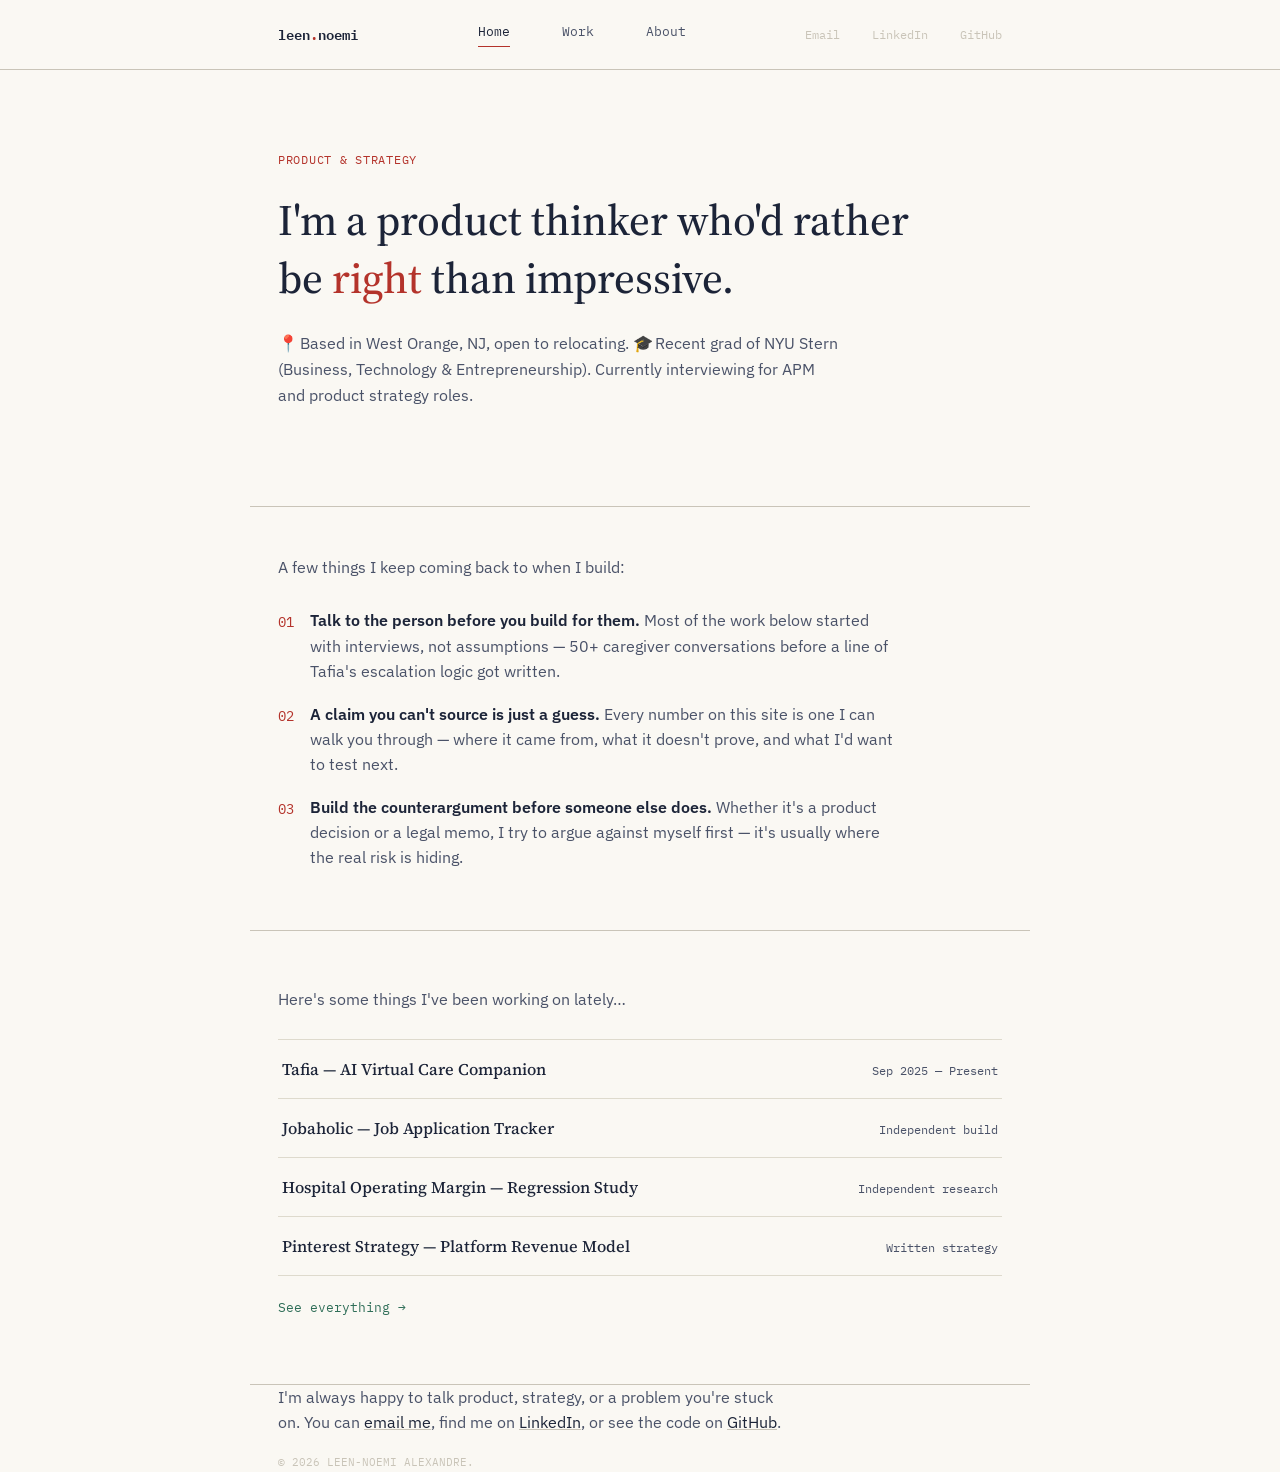
<file: index.html>
<!DOCTYPE html>
<html lang="en">
<head>
<meta charset="UTF-8">
<meta name="viewport" content="width=device-width, initial-scale=1.0">
<title>Leen-Noemi Alexandre</title>
<meta name="description" content="Product & strategy work by Leen-Noemi Alexandre.">
<link rel="preconnect" href="https://fonts.googleapis.com">
<link rel="preconnect" href="https://fonts.gstatic.com" crossorigin>
<link href="https://fonts.googleapis.com/css2?family=Source+Serif+4:opsz,wght@8..60,400;8..60,500;8..60,600;8..60,700&family=IBM+Plex+Sans:wght@400;500;600&family=IBM+Plex+Mono:wght@400;500;600&display=swap" rel="stylesheet">
<link rel="stylesheet" href="style.css">
</head>
<body>

<nav class="site-nav">
  <div class="wrap">
    <a href="index.html" class="nav-mark">leen<span>.</span>noemi</a>
    <div class="nav-links">
      <a href="index.html" class="active">Home</a>
      <a href="work.html">Work</a>
      <a href="about.html">About</a>
    </div>
    <div class="nav-social">
      <a href="mailto:leenalexia@outlook.com">Email</a>
      <a href="https://linkedin.com/in/leennoemialexandre" target="_blank" rel="noopener">LinkedIn</a>
      <a href="https://github.com/leennoemialexandre" target="_blank" rel="noopener">GitHub</a>
    </div>
  </div>
</nav>

<main>

  <section class="hero wrap">
    <p class="eyebrow">PRODUCT &amp; STRATEGY</p>
    <h1>I'm a product thinker who'd rather be <span class="accent">right</span> than impressive.</h1>
    <p class="status-line"><span class="pin">📍</span>Based in West Orange, NJ, open to relocating. <span class="pin">🎓</span>Recent grad of NYU Stern (Business, Technology &amp; Entrepreneurship). Currently interviewing for APM and product strategy roles.</p>
  </section>

  <section class="musings wrap">
    <p class="lede">A few things I keep coming back to when I build:</p>
    <ol class="musing-list">
      <li>
        <span class="num">01</span>
        <span class="txt"><strong>Talk to the person before you build for them.</strong> Most of the work below started with interviews, not assumptions — 50+ caregiver conversations before a line of Tafia's escalation logic got written.</span>
      </li>
      <li>
        <span class="num">02</span>
        <span class="txt"><strong>A claim you can't source is just a guess.</strong> Every number on this site is one I can walk you through — where it came from, what it doesn't prove, and what I'd want to test next.</span>
      </li>
      <li>
        <span class="num">03</span>
        <span class="txt"><strong>Build the counterargument before someone else does.</strong> Whether it's a product decision or a legal memo, I try to argue against myself first — it's usually where the real risk is hiding.</span>
      </li>
    </ol>
  </section>

  <section class="preview wrap">
    <p class="lede">Here's some things I've been working on lately&hellip;</p>
    <ul class="slug-list">
      <li>
        <a class="slug-link" href="work.html#tafia">
          <span class="path">Tafia — AI Virtual Care Companion</span>
          <span class="meta">Sep 2025 — Present</span>
        </a>
      </li>
      <li>
        <a class="slug-link" href="work.html#jobaholic">
          <span class="path">Jobaholic — Job Application Tracker</span>
          <span class="meta">Independent build</span>
        </a>
      </li>
      <li>
        <a class="slug-link" href="work.html#hospital-margin">
          <span class="path">Hospital Operating Margin — Regression Study</span>
          <span class="meta">Independent research</span>
        </a>
      </li>
      <li>
        <a class="slug-link" href="work.html#pinterest-strategy">
          <span class="path">Pinterest Strategy — Platform Revenue Model</span>
          <span class="meta">Written strategy</span>
        </a>
      </li>
    </ul>
    <a class="view-all" href="work.html">See everything &rarr;</a>
  </section>

</main>

<footer class="wrap">
  <p class="footer-line">I'm always happy to talk product, strategy, or a problem you're stuck on. You can <a href="mailto:leenalexia@outlook.com">email me</a>, find me on <a href="https://linkedin.com/in/leennoemialexandre" target="_blank" rel="noopener">LinkedIn</a>, or see the code on <a href="https://github.com/leennoemialexandre" target="_blank" rel="noopener">GitHub</a>.</p>
  <p class="footer-copy">© 2026 LEEN-NOEMI ALEXANDRE.</p>
</footer>

<script src="script.js"></script>
</body>
</html>
</file>
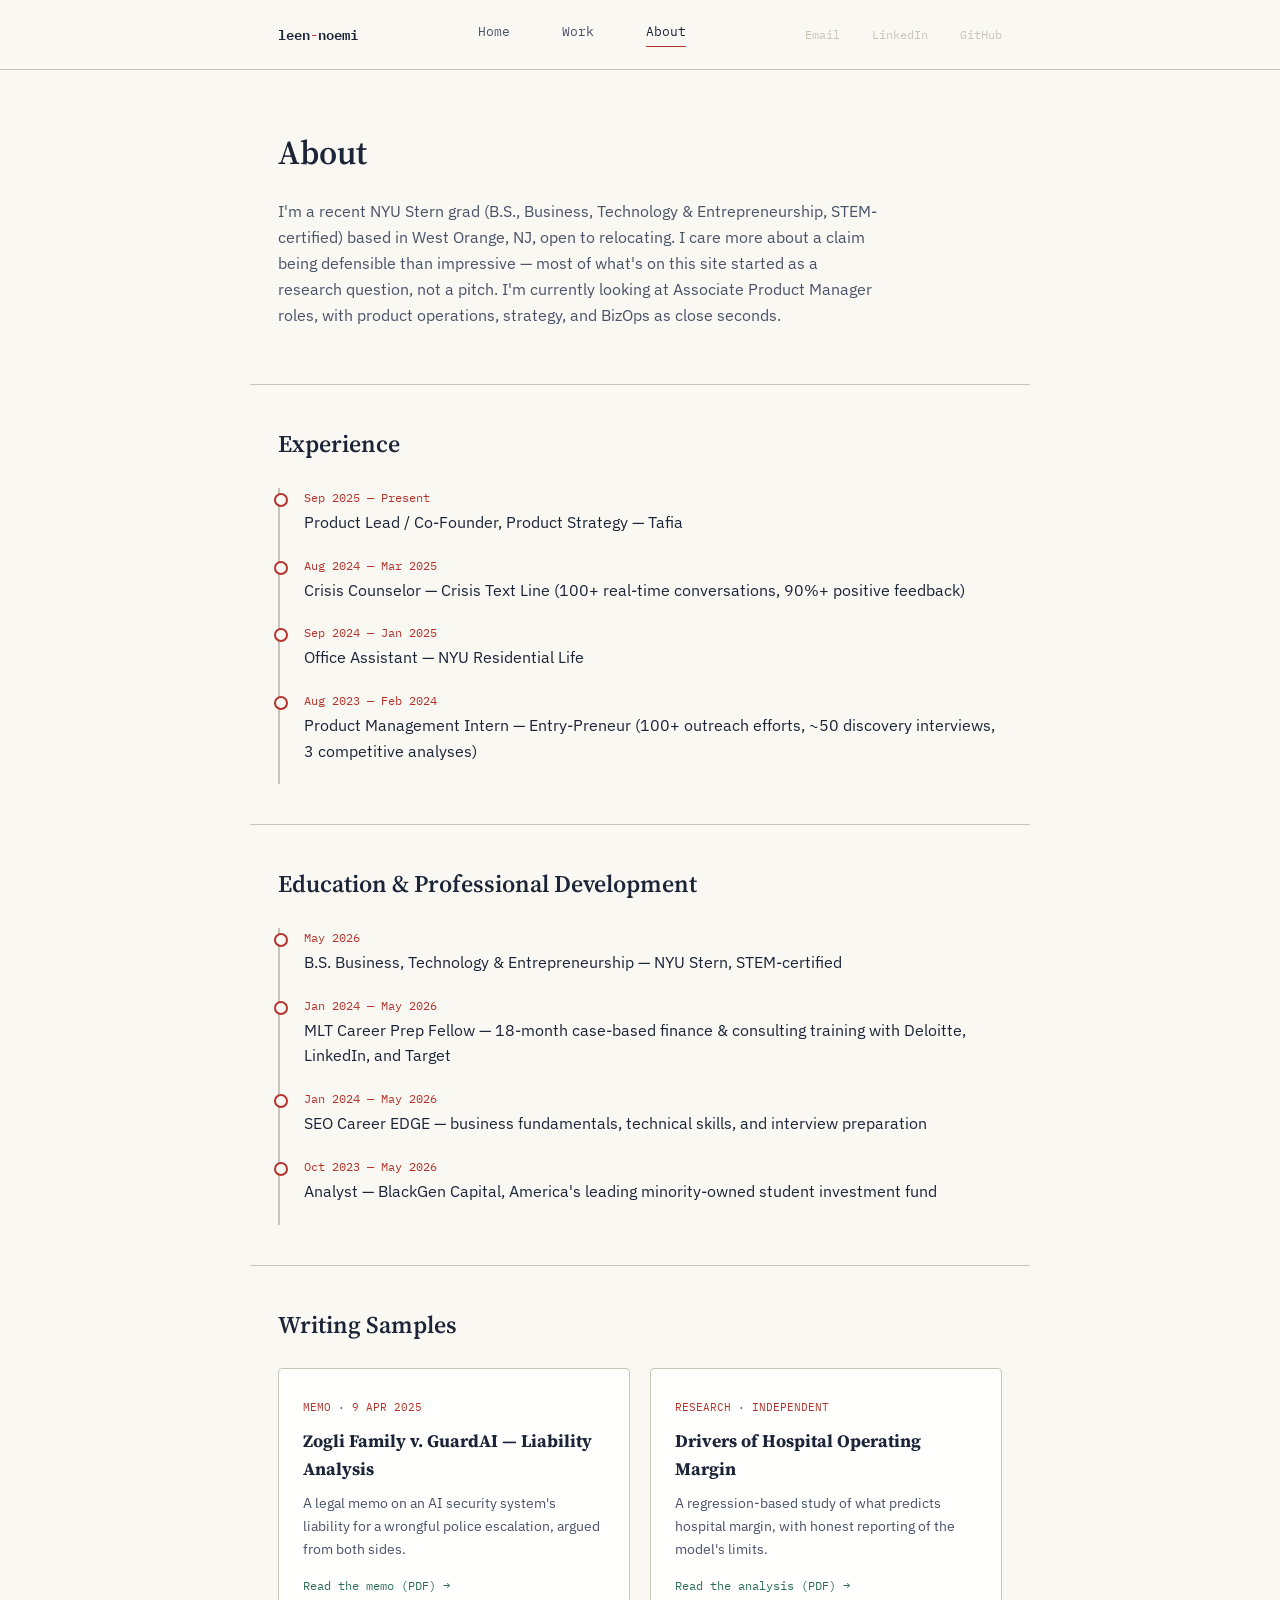
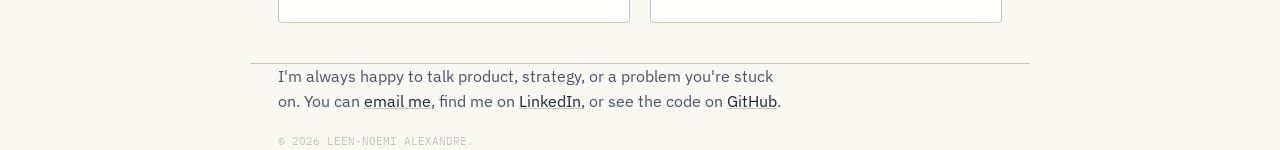
<file: about.html>
<!DOCTYPE html>
<html lang="en">
<head>
<meta charset="UTF-8">
<meta name="viewport" content="width=device-width, initial-scale=1.0">
<title>About — Leen-Noemi Alexandre</title>
<link rel="preconnect" href="https://fonts.googleapis.com">
<link rel="preconnect" href="https://fonts.gstatic.com" crossorigin>
<link href="https://fonts.googleapis.com/css2?family=Source+Serif+4:opsz,wght@8..60,400;8..60,500;8..60,600;8..60,700&family=IBM+Plex+Sans:wght@400;500;600&family=IBM+Plex+Mono:wght@400;500;600&display=swap" rel="stylesheet">
<link rel="stylesheet" href="style.css">
</head>
<body>

<nav class="site-nav">
  <div class="wrap">
    <a href="index.html" class="nav-mark">leen<span>-</span>noemi</a>
    <div class="nav-links">
      <a href="index.html">Home</a>
      <a href="work.html">Work</a>
      <a href="about.html" class="active">About</a>
    </div>
    <div class="nav-social">
      <a href="mailto:leenalexia@outlook.com">Email</a>
      <a href="https://linkedin.com/in/leennoemialexandre" target="_blank" rel="noopener">LinkedIn</a>
      <a href="https://github.com/leennoemialexandre" target="_blank" rel="noopener">GitHub</a>
    </div>
  </div>
</nav>

<section class="about-bio wrap">
  <h1>About</h1>
  <p>I'm a recent NYU Stern grad (B.S., Business, Technology &amp; Entrepreneurship, STEM-certified) based in West Orange, NJ, open to relocating. I care more about a claim being defensible than impressive — most of what's on this site started as a research question, not a pitch. I'm currently looking at Associate Product Manager roles, with product operations, strategy, and BizOps as close seconds.</p>
</section>

<section class="section-block wrap">
  <h2>Experience</h2>
  <ol class="timeline">
    <li>
      <span class="tl-date">Sep 2025 — Present</span>
      <span class="tl-role">Product Lead / Co-Founder, Product Strategy — Tafia</span>
    </li>
    <li>
      <span class="tl-date">Aug 2024 — Mar 2025</span>
      <span class="tl-role">Crisis Counselor — Crisis Text Line (100+ real-time conversations, 90%+ positive feedback)</span>
    </li>
    <li>
      <span class="tl-date">Sep 2024 — Jan 2025</span>
      <span class="tl-role">Office Assistant — NYU Residential Life</span>
    </li>
    <li>
      <span class="tl-date">Aug 2023 — Feb 2024</span>
      <span class="tl-role">Product Management Intern — Entry-Preneur (100+ outreach efforts, ~50 discovery interviews, 3 competitive analyses)</span>
    </li>
  </ol>
</section>

<section class="section-block wrap">
  <h2>Education &amp; Professional Development</h2>
  <ol class="timeline">
    <li>
      <span class="tl-date">May 2026</span>
      <span class="tl-role">B.S. Business, Technology &amp; Entrepreneurship — NYU Stern, STEM-certified</span>
    </li>
    <li>
      <span class="tl-date">Jan 2024 — May 2026</span>
      <span class="tl-role">MLT Career Prep Fellow — 18-month case-based finance &amp; consulting training with Deloitte, LinkedIn, and Target</span>
    </li>
    <li>
      <span class="tl-date">Jan 2024 — May 2026</span>
      <span class="tl-role">SEO Career EDGE — business fundamentals, technical skills, and interview preparation</span>
    </li>
    <li>
      <span class="tl-date">Oct 2023 — May 2026</span>
      <span class="tl-role">Analyst — BlackGen Capital, America's leading minority-owned student investment fund</span>
    </li>
  </ol>
</section>

<section class="section-block wrap">
  <h2>Writing Samples</h2>
  <div class="brief-grid">
    <a class="brief-card" href="assets/Alexandre_Leen-Noemi_GuardAI_LegalMemo.pdf" target="_blank" rel="noopener">
      <span class="brief-tag">MEMO · 9 APR 2025</span>
      <h3>Zogli Family v. GuardAI — Liability Analysis</h3>
      <p>A legal memo on an AI security system's liability for a wrongful police escalation, argued from both sides.</p>
      <span class="brief-cta">Read the memo (PDF) &rarr;</span>
    </a>
    <a class="brief-card" href="assets/Leen-Noemi_Alexandre_-_Operational_and_Financial_Drivers_of_Hospital_Operating_Margin.pdf" target="_blank" rel="noopener">
      <span class="brief-tag">RESEARCH · INDEPENDENT</span>
      <h3>Drivers of Hospital Operating Margin</h3>
      <p>A regression-based study of what predicts hospital margin, with honest reporting of the model's limits.</p>
      <span class="brief-cta">Read the analysis (PDF) &rarr;</span>
    </a>
  </div>
</section>

<footer class="wrap">
  <p class="footer-line">I'm always happy to talk product, strategy, or a problem you're stuck on. You can <a href="mailto:leenalexia@outlook.com">email me</a>, find me on <a href="https://linkedin.com/in/leennoemialexandre" target="_blank" rel="noopener">LinkedIn</a>, or see the code on <a href="https://github.com/leennoemialexandre" target="_blank" rel="noopener">GitHub</a>.</p>
  <p class="footer-copy">© 2026 LEEN-NOEMI ALEXANDRE.</p>
</footer>

<script src="script.js"></script>
</body>
</html>
</file>
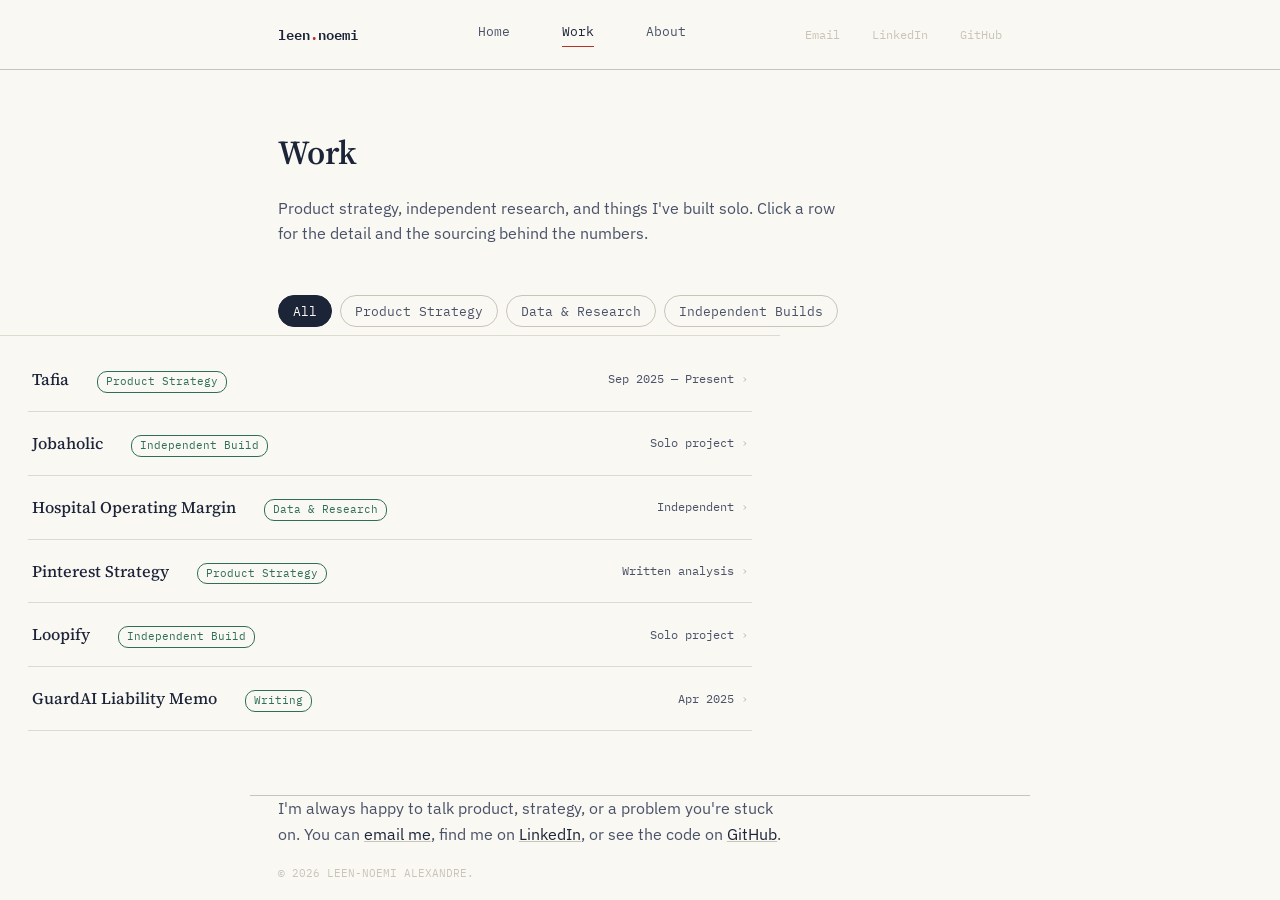
<file: work.html>
<!DOCTYPE html>
<html lang="en">
<head>
<meta charset="UTF-8">
<meta name="viewport" content="width=device-width, initial-scale=1.0">
<title>Work — Leen-Noemi Alexandre</title>
<link rel="preconnect" href="https://fonts.googleapis.com">
<link rel="preconnect" href="https://fonts.gstatic.com" crossorigin>
<link href="https://fonts.googleapis.com/css2?family=Source+Serif+4:opsz,wght@8..60,400;8..60,500;8..60,600;8..60,700&family=IBM+Plex+Sans:wght@400;500;600&family=IBM+Plex+Mono:wght@400;500;600&display=swap" rel="stylesheet">
<link rel="stylesheet" href="style.css">
</head>
<body>

<nav class="site-nav">
  <div class="wrap">
    <a href="index.html" class="nav-mark">leen<span>.</span>noemi</a>
    <div class="nav-links">
      <a href="index.html">Home</a>
      <a href="work.html" class="active">Work</a>
      <a href="about.html">About</a>
    </div>
    <div class="nav-social">
      <a href="mailto:leenalexia@outlook.com">Email</a>
      <a href="https://linkedin.com/in/leennoemialexandre" target="_blank" rel="noopener">LinkedIn</a>
      <a href="https://github.com/leennoemialexandre" target="_blank" rel="noopener">GitHub</a>
    </div>
  </div>
</nav>

<div class="page-head wrap">
  <h1>Work</h1>
  <p>Product strategy, independent research, and things I've built solo. Click a row for the detail and the sourcing behind the numbers.</p>
</div>

<div class="filter-row wrap">
  <button class="filter-tab active" data-filter="all">All</button>
  <button class="filter-tab" data-filter="product">Product Strategy</button>
  <button class="filter-tab" data-filter="research">Data &amp; Research</button>
  <button class="filter-tab" data-filter="build">Independent Builds</button>
</div>

<ul class="work-list wrap">

  <li class="work-item" data-category="product" id="tafia">
    <button class="work-row">
      <span class="left">
        <span class="path">Tafia</span>
        <span class="tag">Product Strategy</span>
      </span>
      <span class="date">Sep 2025 — Present <span class="chev">›</span></span>
    </button>
    <div class="work-detail">
      <p>A working prototype for an AI virtual care companion, built to test how the system should behave at the edge of real risk — including when it needs to escalate a conversation to a human. Built on Lovable (React, TypeScript, Vite, Supabase, shadcn/ui). Not publicly launched — treated throughout as a capstone-grade prototype, not a shipped product.</p>
      <div class="stat-row">
        <span class="chip" data-verify="50+ semi-structured interviews with family caregivers conducted during product discovery.">50+ caregiver interviews</span>
        <span class="chip" data-verify="Meta ad campaign test: ~1,000+ impressions, ~11% conversion on the tested landing action.">Meta ads test — ~11% conversion</span>
        <span class="chip" data-verify="Escalation logic designed specifically for interactions flagged as high-risk, determining when the system routes to a human rather than continuing autonomously.">Escalation logic for high-risk interactions</span>
      </div>
    </div>
  </li>

  <li class="work-item" data-category="build" id="jobaholic">
    <button class="work-row">
      <span class="left">
        <span class="path">Jobaholic</span>
        <span class="tag">Independent Build</span>
      </span>
      <span class="date">Solo project <span class="chev">›</span></span>
    </button>
    <div class="work-detail">
      <p>A full-stack job application tracker, built to manage my own search and then opened to other users. Next.js, React, Supabase, PostgreSQL, deployed on Vercel. AI-assisted development (Claude Code) was used throughout — disclosed here as a working method, not a caveat.</p>
      <div class="stat-row">
        <span class="chip" data-verify="Approximately 20 users actively using the tracker beyond personal use, as of last count.">~20 active users</span>
        <span class="chip" data-verify="Full CRUD architecture covering applications, statuses, and follow-up scheduling.">Full CRUD architecture</span>
      </div>
      <a class="go" href="https://leennoemialexandre.github.io/jobaholic" target="_blank" rel="noopener">View the live app &rarr;</a>
    </div>
  </li>

  <li class="work-item" data-category="research" id="hospital-margin">
    <button class="work-row">
      <span class="left">
        <span class="path">Hospital Operating Margin</span>
        <span class="tag">Data &amp; Research</span>
      </span>
      <span class="date">Independent <span class="chev">›</span></span>
    </button>
    <div class="work-detail">
      <p>A regression study asking what actually predicts hospital operating margin, using OLS and Ridge regression against a real public dataset — including an honest accounting of what the model does and doesn't explain.</p>
      <div class="stat-row">
        <span class="chip" data-verify="3,000+ Medicare hospital cost-report records, prepared with PostgreSQL and modeled in Python (scikit-learn).">3,000+ hospital records</span>
        <span class="chip" data-verify="Findings reported as the 'strongest negative association' with margin — deliberately not framed as a causal predictor, since model R² remained modest.">Strongest negative association, not a predictor</span>
      </div>
      <a class="go" href="assets/Leen-Noemi_Alexandre_-_Operational_and_Financial_Drivers_of_Hospital_Operating_Margin.pdf" target="_blank" rel="noopener">Read the full writeup (PDF) &rarr;</a>
    </div>
  </li>

  <li class="work-item" data-category="product" id="pinterest-strategy">
    <button class="work-row">
      <span class="left">
        <span class="path">Pinterest Strategy</span>
        <span class="tag">Product Strategy</span>
      </span>
      <span class="date">Written analysis <span class="chev">›</span></span>
    </button>
    <div class="work-detail">
      <p>A bottom-up revenue model for a hypothetical Pinterest monetization strategy, built from named assumptions rather than a top-down market-size guess.</p>
      <div class="stat-row">
        <span class="chip" data-verify="Bottom-up model: 537M monthly active users × 1.5% assumed conversion × $50 assumed average order value × 3% assumed commission = ~$18.15M estimated revenue.">~$18.15M estimate, built bottom-up</span>
        <span class="chip" data-verify="Assumptions stated explicitly: 1.5% conversion, $50 AOV, 3% commission rate — written analysis, not a full financial model.">Assumptions stated explicitly</span>
      </div>
    </div>
  </li>

  <li class="work-item" data-category="build" id="loopify">
    <button class="work-row">
      <span class="left">
        <span class="path">Loopify</span>
        <span class="tag">Independent Build</span>
      </span>
      <span class="date">Solo project <span class="chev">›</span></span>
    </button>
    <div class="work-detail">
      <p>A small, live utility: a YouTube audio loop player, built and shipped independently end to end.</p>
      <a class="go" href="https://leennoemialexandre.github.io/loopify" target="_blank" rel="noopener">Try it live &rarr;</a>
    </div>
  </li>

  <li class="work-item" data-category="research" id="guardai-memo">
    <button class="work-row">
      <span class="left">
        <span class="path">GuardAI Liability Memo</span>
        <span class="tag">Writing</span>
      </span>
      <span class="date">Apr 2025 <span class="chev">›</span></span>
    </button>
    <div class="work-detail">
      <p>A legal memorandum analyzing an AI security system's liability for a wrongful police escalation — argued from both the plaintiff's and defendant's strongest positions. Written for a Stern legal/business elective; facts are hypothetical.</p>
      <a class="go" href="assets/Alexandre_Leen-Noemi_GuardAI_LegalMemo.pdf" target="_blank" rel="noopener">Read the memo (PDF) &rarr;</a>
    </div>
  </li>

</ul>

<footer class="wrap">
  <p class="footer-line">I'm always happy to talk product, strategy, or a problem you're stuck on. You can <a href="mailto:leenalexia@outlook.com">email me</a>, find me on <a href="https://linkedin.com/in/leennoemialexandre" target="_blank" rel="noopener">LinkedIn</a>, or see the code on <a href="https://github.com/leennoemialexandre" target="_blank" rel="noopener">GitHub</a>.</p>
  <p class="footer-copy">© 2026 LEEN-NOEMI ALEXANDRE.</p>
</footer>

<script src="script.js"></script>
</body>
</html>
</file>
<file: style.css>
:root {
  --paper: #FAF8F3;
  --paper-raised: #FFFFFE;
  --ink: #1C2438;
  --ink-soft: #4A5268;
  --redline: #B4332B;
  --verified: #2F6E58;
  --rule: #C9C4B8;
  --rule-soft: #DEDACD;

  --serif: 'Source Serif 4', Georgia, serif;
  --sans: 'IBM Plex Sans', -apple-system, sans-serif;
  --mono: 'IBM Plex Mono', 'Courier New', monospace;
}

* { box-sizing: border-box; }

@media (prefers-reduced-motion: reduce) {
  * { animation-duration: 0.001ms !important; transition-duration: 0.001ms !important; }
}

html { scroll-behavior: smooth; }

body {
  margin: 0;
  background: var(--paper);
  color: var(--ink);
  font-family: var(--sans);
  font-size: 16px;
  line-height: 1.6;
}

a { color: inherit; }

.wrap {
  max-width: 780px;
  margin: 0 auto;
  padding: 0 28px;
}

/* ---------- Nav ---------- */
.site-nav {
  border-bottom: 1px solid var(--rule);
  padding: 22px 0;
}
.site-nav .wrap {
  display: flex;
  justify-content: space-between;
  align-items: center;
  flex-wrap: wrap;
  gap: 14px;
}
.nav-mark {
  font-family: var(--mono);
  font-weight: 600;
  font-size: 14px;
  text-decoration: none;
  color: var(--ink);
}
.nav-mark span { color: var(--redline); }
.nav-links {
  display: flex;
  gap: 26px;
  font-family: var(--mono);
  font-size: 13px;
}
.nav-links a {
  text-decoration: none;
  color: var(--ink-soft);
  padding-bottom: 3px;
  border-bottom: 1px solid transparent;
  margin-right: 26px;
}
.nav-links a:last-child { margin-right: 0; }
.nav-links a:hover, .nav-links a.active {
  color: var(--ink);
  border-bottom-color: var(--redline);
}
.nav-social {
  display: flex;
  gap: 16px;
  font-family: var(--mono);
  font-size: 12px;
}
.nav-social a { text-decoration: none; color: var(--rule); margin-right: 16px; }
.nav-social a:last-child { margin-right: 0; }
.nav-social a:hover { color: var(--redline); }

/* ---------- Hero (home) ---------- */
.hero { padding: 80px 28px 56px; }
.hero .eyebrow {
  font-family: var(--mono);
  font-size: 12px;
  letter-spacing: 0.06em;
  color: var(--redline);
  margin: 0 0 22px;
}
.hero h1 {
  font-family: var(--serif);
  font-weight: 500;
  font-size: clamp(1.9rem, 4.4vw, 2.7rem);
  line-height: 1.35;
  margin: 0 0 22px;
  max-width: 640px;
}
.hero h1 .accent { color: var(--redline); }
.status-line {
  font-family: var(--sans);
  color: var(--ink-soft);
  font-size: 1.02rem;
  max-width: 560px;
  margin: 0 0 34px;
}
.status-line .pin { margin-right: 2px; }

/* ---------- Numbered musings ---------- */
.musings {
  padding: 8px 28px 60px;
  border-top: 1px solid var(--rule);
  margin-top: 8px;
  padding-top: 48px;
}
.musings p.lede {
  color: var(--ink-soft);
  max-width: 560px;
  margin: 0 0 28px;
}
.musing-list {
  list-style: none;
  margin: 0;
  padding: 0;
  display: flex;
  flex-direction: column;
  gap: 18px;
  max-width: 620px;
}
.musing-list li {
  display: flex;
  gap: 16px;
  font-size: 0.98rem;
}
.musing-list .num {
  font-family: var(--mono);
  color: var(--redline);
  font-size: 0.9rem;
  flex-shrink: 0;
  padding-top: 2px;
}
.musing-list .txt { color: var(--ink-soft); }
.musing-list .txt strong { color: var(--ink); font-weight: 600; }

/* ---------- Preview / featured list (home) ---------- */
.preview {
  padding: 56px 28px 64px;
  border-top: 1px solid var(--rule);
}
.preview .lede {
  color: var(--ink-soft);
  margin: 0 0 26px;
}
.slug-list {
  list-style: none;
  margin: 0;
  padding: 0;
  border-top: 1px solid var(--rule-soft);
}
.slug-list li {
  border-bottom: 1px solid var(--rule-soft);
}
.slug-link {
  display: flex;
  justify-content: space-between;
  align-items: baseline;
  gap: 16px;
  padding: 16px 4px;
  text-decoration: none;
  color: var(--ink);
}
.slug-link:hover { color: var(--redline); }
.slug-link .path {
  font-family: var(--serif);
  font-weight: 500;
  font-size: 1.02rem;
  color: inherit;
}
.slug-link .meta {
  font-family: var(--mono);
  font-size: 0.78rem;
  color: var(--ink-soft);
  white-space: nowrap;
}
.view-all {
  display: inline-block;
  margin-top: 22px;
  font-family: var(--mono);
  font-size: 13px;
  color: var(--verified);
  text-decoration: none;
}
.view-all:hover { text-decoration: underline; }

/* ---------- Footer ---------- */
footer {
  padding: 48px 28px 60px;
  border-top: 1px solid var(--rule);
}
.footer-line {
  color: var(--ink-soft);
  max-width: 520px;
  margin: 0 0 18px;
}
.footer-line a {
  color: var(--ink);
  text-decoration: underline;
  text-decoration-color: var(--rule);
}
.footer-copy {
  font-family: var(--mono);
  font-size: 11px;
  color: var(--rule);
  margin: 0;
}

/* ---------- Work page ---------- */
.page-head { padding: 56px 28px 8px; }
.page-head h1 {
  font-family: var(--serif);
  font-size: 2.1rem;
  font-weight: 600;
  margin: 0 0 12px;
}
.page-head p { color: var(--ink-soft); max-width: 560px; }

.filter-row {
  padding: 24px 28px 8px;
  display: flex;
  gap: 8px;
  flex-wrap: wrap;
}
.filter-tab {
  font-family: var(--mono);
  font-size: 12.5px;
  background: none;
  border: 1px solid var(--rule);
  color: var(--ink-soft);
  padding: 7px 14px;
  border-radius: 20px;
  cursor: pointer;
}
.filter-tab.active {
  background: var(--ink);
  border-color: var(--ink);
  color: var(--paper);
}
.filter-tab:hover:not(.active) { border-color: var(--redline); color: var(--ink); }

.work-list {
  padding: 12px 28px 64px;
  list-style: none;
  margin: 0;
  border-top: 1px solid var(--rule-soft);
}
.work-item {
  border-bottom: 1px solid var(--rule-soft);
}
.work-row {
  display: flex;
  justify-content: space-between;
  align-items: center;
  gap: 16px;
  padding: 18px 4px;
  cursor: pointer;
  background: none;
  border: none;
  width: 100%;
  text-align: left;
  font: inherit;
  color: var(--ink);
}
.work-row .left { display: flex; align-items: baseline; gap: 14px; flex-wrap: wrap; }
.work-row .path { font-family: var(--serif); font-weight: 500; font-size: 1.02rem; margin-right: 14px; }
.work-row .tag {
  font-family: var(--mono);
  font-size: 0.7rem;
  color: var(--verified);
  border: 1px solid var(--verified);
  border-radius: 10px;
  padding: 1px 8px;
  margin-right: 14px;
  display: inline-block;
}
.work-row .date { font-family: var(--mono); font-size: 0.78rem; color: var(--ink-soft); white-space: nowrap; }
.work-row .chev {
  font-family: var(--mono);
  color: var(--rule);
  transition: transform 0.15s ease;
}
.work-item.open .chev { transform: rotate(90deg); color: var(--redline); }

.work-detail {
  display: none;
  padding: 0 4px 22px;
  max-width: 640px;
}
.work-item.open .work-detail { display: block; }
.work-detail p { color: var(--ink-soft); margin: 0 0 14px; }
.work-detail .stat-row {
  display: flex;
  flex-wrap: wrap;
  gap: 10px;
  margin-bottom: 14px;
}
.chip {
  font-family: var(--mono);
  font-size: 0.75rem;
  background: var(--paper-raised);
  border: 1px dotted var(--verified);
  color: var(--verified);
  border-radius: 3px;
  padding: 3px 9px;
  cursor: help;
  position: relative;
}
.chip::after {
  content: attr(data-verify);
  position: absolute;
  left: 0;
  bottom: 125%;
  width: 260px;
  background: var(--ink);
  color: var(--paper);
  font-family: var(--sans);
  font-weight: 400;
  font-size: 12px;
  line-height: 1.4;
  padding: 10px 12px;
  border-radius: 4px;
  opacity: 0;
  visibility: hidden;
  transform: translateY(4px);
  transition: opacity 0.15s ease, transform 0.15s ease;
  z-index: 20;
  pointer-events: none;
}
.chip:hover::after, .chip:focus::after { opacity: 1; visibility: visible; transform: translateY(0); }
.work-detail .go {
  font-family: var(--mono);
  font-size: 12.5px;
  color: var(--redline);
  text-decoration: none;
}
.work-detail .go:hover { text-decoration: underline; }

/* ---------- About page ---------- */
.about-bio { padding: 56px 28px 40px; }
.about-bio h1 {
  font-family: var(--serif);
  font-size: 2.1rem;
  font-weight: 600;
  margin: 0 0 18px;
}
.about-bio p { color: var(--ink-soft); max-width: 600px; font-size: 1.02rem; }

.section-block { padding: 40px 28px; border-top: 1px solid var(--rule); }
.section-block h2 {
  font-family: var(--serif);
  font-size: 1.5rem;
  font-weight: 600;
  margin: 0 0 24px;
}

.timeline { list-style: none; padding: 0; margin: 0; border-left: 2px solid var(--rule); }
.timeline li {
  padding: 0 0 20px 24px;
  position: relative;
}
.timeline li::before {
  content: "";
  position: absolute;
  left: -6px;
  top: 5px;
  width: 10px;
  height: 10px;
  background: var(--paper);
  border: 2px solid var(--redline);
  border-radius: 50%;
}
.tl-date { display: block; font-family: var(--mono); font-size: 12px; color: var(--redline); margin-bottom: 3px; }
.tl-role { font-size: 0.98rem; }

.brief-grid { display: grid; grid-template-columns: 1fr 1fr; gap: 20px; }
.brief-card {
  display: block;
  background: var(--paper-raised);
  border: 1px solid var(--rule);
  border-radius: 4px;
  padding: 24px;
  text-decoration: none;
  transition: border-color 0.15s ease, transform 0.15s ease;
}
.brief-card:hover { border-color: var(--redline); transform: translateY(-2px); }
.brief-tag { font-family: var(--mono); font-size: 11px; color: var(--redline); }
.brief-card h3 { font-family: var(--serif); font-size: 1.1rem; margin: 8px 0; color: var(--ink); }
.brief-card p { color: var(--ink-soft); font-size: 0.9rem; margin: 0 0 12px; }
.brief-cta { font-family: var(--mono); font-size: 12px; color: var(--verified); }

@media (max-width: 680px) {
  .brief-grid { grid-template-columns: 1fr; }
  .work-row .left { flex-direction: column; align-items: flex-start; gap: 4px; }
  .hero { padding: 56px 20px 40px; }
}

a:focus-visible, button:focus-visible {
  outline: 2px solid var(--redline);
  outline-offset: 2px;
}
</file>
